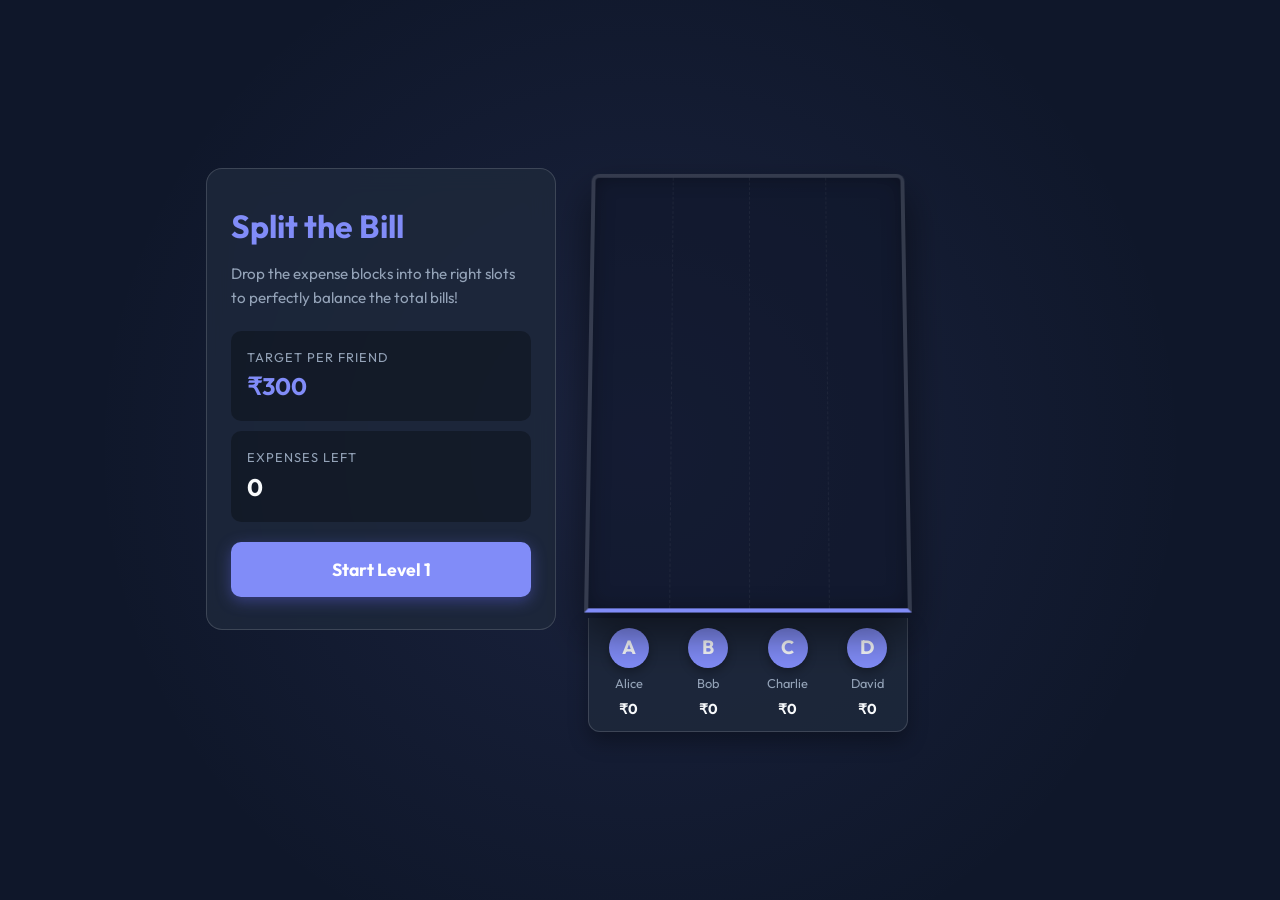
<file: Astitva/Splitzo/game.html>
<!DOCTYPE html>
<html lang="en">

<head>
  <meta charset="UTF-8">
  <title>Split the Bill - Puzzle Game</title>
  <meta name="viewport" content="width=device-width, initial-scale=1.0, maximum-scale=1.0, user-scalable=no">
  <link rel="stylesheet" href="style.css">
  <link rel="stylesheet" href="game.css">
</head>

<body>

  <div class="app-layout">

    <!-- LEFT SIDE: Dashboard -->
    <div class="dashboard">
      <div class="dashboard-card shadow">
        <h1>Split the Bill</h1>
        <p class="subtitle mt-10">Drop the expense blocks into the right slots to perfectly balance the total bills!</p>

        <div class="stats mt-20">
          <div class="stat-box shadow-sm">
            <span>Target per Friend</span>
            <strong id="target-amount" class="text-accent">₹300</strong>
          </div>
          <div class="stat-box shadow-sm mt-10">
            <span>Expenses Left</span>
            <strong id="blocks-left">0</strong>
          </div>
        </div>

        <button id="btn-start" class="btn btn-primary mt-20">Start Level 1</button>
        <div id="game-message" class="message-card mt-10 shadow-sm" style="display:none;"></div>
      </div>
    </div>

    <!-- CENTER: Game Board -->
    <div class="game-area">
      <div class="isometric-wrapper">
        <div id="game-board" class="board shadow-lg">
          <!-- Column dividers -->
          <div class="board-col" style="left: 0;"></div>
          <div class="board-col" style="left: 25%;"></div>
          <div class="board-col" style="left: 50%;"></div>
          <div class="board-col" style="left: 75%;"></div>

          <!-- Blocks will be injected here via JS -->
          <div id="blocks-container"></div>
        </div>
      </div>

      <!-- Avatars Line -->
      <div id="avatars-container" class="avatars-container">
        <!-- Rendered by JS -->
      </div>

      <!-- Mobile Controls (hidden on large screens if using keyboard) -->
      <div class="mobile-controls mt-20">
        <button id="btn-left" class="control-btn shadow">←</button>
        <button id="btn-drop" class="control-btn shadow">⏬ Drop</button>
        <button id="btn-right" class="control-btn shadow">→</button>
      </div>
    </div>

  </div>

  <script src="game.js"></script>
</body>

</html>
</file>
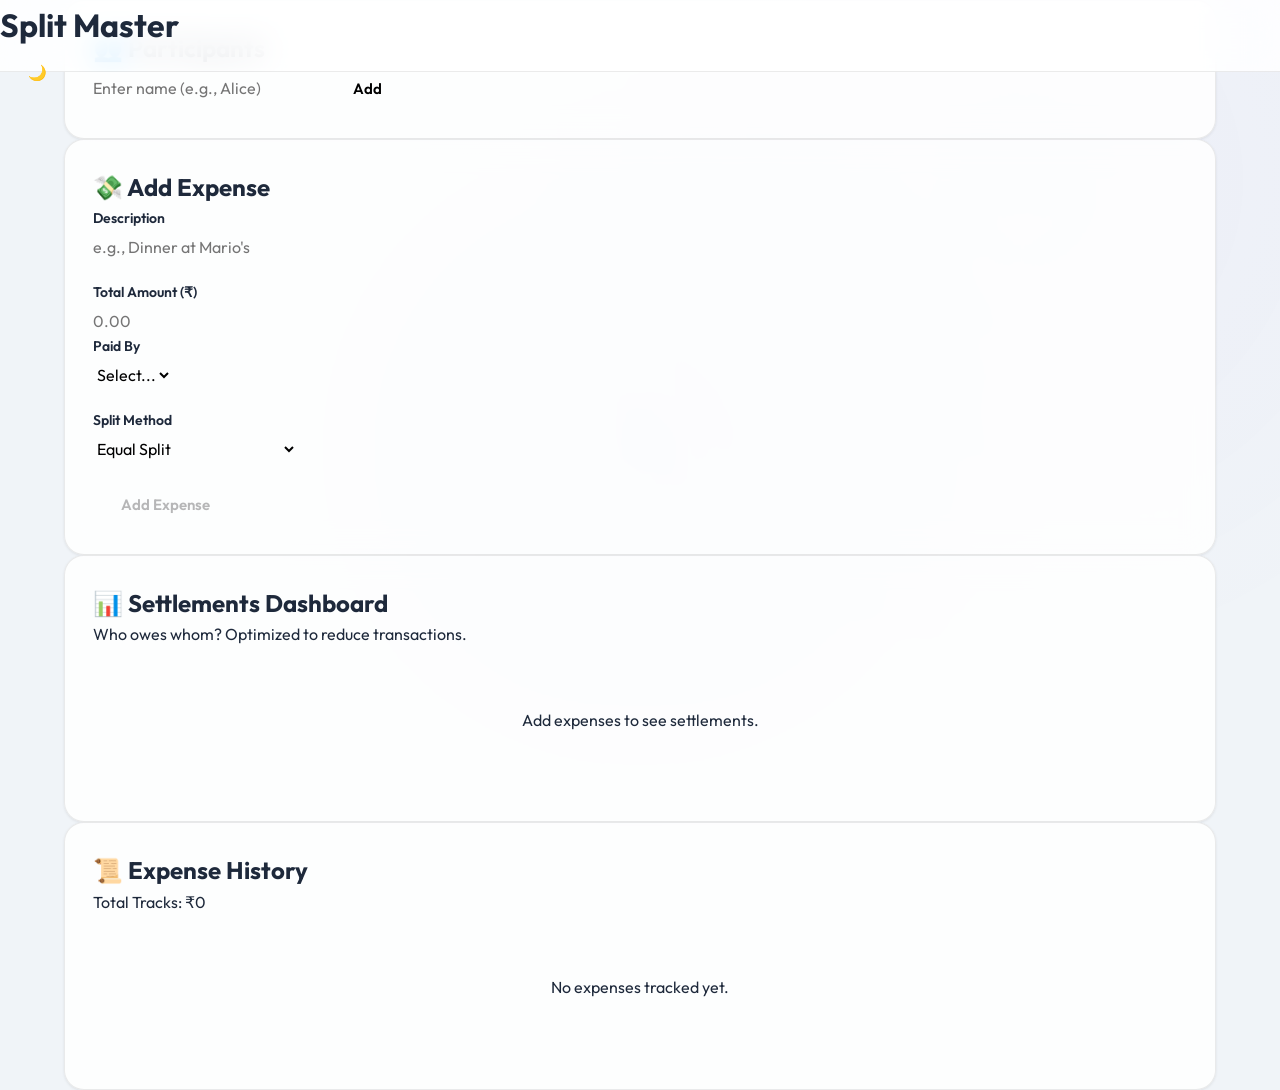
<file: Astitva/Splitzo/module.html>
<!DOCTYPE html>
<html lang="en">
<head>
  <meta charset="UTF-8">
  <title>Expense Split Module</title>
  <meta name="viewport" content="width=device-width, initial-scale=1.0">
  <link rel="stylesheet" href="style.css">
  <link href="https://fonts.googleapis.com/css2?family=Outfit:wght@300;400;600;700&display=swap" rel="stylesheet">
</head>
<body>

  <!-- Background Animated Layer -->
  <div class="bg-animation"></div>

  <div class="container fade-in">
    <header class="header flex-between">
      <h1>Split Master</h1>
      <button id="themeToggle" class="btn icon-btn" title="Toggle Dark/Light Mode">🌙</button>
    </header>

    <div class="grid-main">
      <!-- Left Column: Inputs -->
      <div class="left-col">
        
        <!-- Add Participant Section -->
        <section class="card fade-up" style="animation-delay: 0.1s;">
          <h2>👥 Participants</h2>
          <form id="addParticipantForm" class="flex-row">
            <input type="text" id="participantName" placeholder="Enter name (e.g., Alice)" required autocomplete="off">
            <button type="submit" class="btn">Add</button>
          </form>
          <div class="chips-container mt-10" id="participantsList">
            <!-- Participant chips rendered here -->
          </div>
        </section>

        <!-- Add Expense Section -->
        <section class="card fade-up" style="animation-delay: 0.2s;">
          <h2>💸 Add Expense</h2>
          <form id="addExpenseForm" class="flex-col">
            <div class="form-group">
              <label for="expenseDesc">Description</label>
              <input type="text" id="expenseDesc" placeholder="e.g., Dinner at Mario's" required autocomplete="off">
            </div>
            
            <div class="form-group flex-row">
              <div class="flex-grow">
                <label for="expenseAmount">Total Amount (₹)</label>
                <input type="number" id="expenseAmount" placeholder="0.00" min="0" step="0.01" required>
              </div>
              <div class="flex-grow">
                <label for="expensePaidBy">Paid By</label>
                <select id="expensePaidBy" required>
                  <option value="" disabled selected>Select...</option>
                </select>
              </div>
            </div>

            <div class="form-group">
              <label for="expenseSplitMethod">Split Method</label>
              <select id="expenseSplitMethod" required>
                <option value="EQUAL">Equal Split</option>
                <option value="PERCENTAGE">Percentage (%)</option>
                <option value="CUSTOM">Custom Exact Amount</option>
                <option value="SHARED">Shared By Specific People</option>
              </select>
            </div>

            <!-- Dynamic Section for Splits -->
            <div id="dynamicSplitParams" class="dynamic-inputs mt-10">
              <!-- Rendered via JS based on selected Split Method -->
            </div>

            <button type="submit" class="btn mt-10" id="addExpenseBtn" disabled>Add Expense</button>
          </form>
        </section>

      </div>

      <!-- Right Column: Dashboard & Expenses -->
      <div class="right-col">
        
        <!-- Dashboard / Settlement Section -->
        <section class="card alert-card fade-up" style="animation-delay: 0.3s;">
          <h2>📊 Settlements Dashboard</h2>
          <p class="subtitle">Who owes whom? Optimized to reduce transactions.</p>
          <div id="settlementsList" class="mt-10">
            <div class="empty-state">Add expenses to see settlements.</div>
          </div>
        </section>

        <!-- Expense History -->
        <section class="card fade-up mt-20" style="animation-delay: 0.4s;">
          <div class="flex-between">
            <h2>📜 Expense History</h2>
            <div class="total-badge">Total Tracks: ₹<span id="grandTotalLabel" class="animated-number">0</span></div>
          </div>
          <div id="expensesList" class="expenses-container mt-10">
            <div class="empty-state">No expenses tracked yet.</div>
          </div>
        </section>

      </div>
    </div>
  </div>

  <script src="app.js" defer></script>
</body>
</html>
</file>
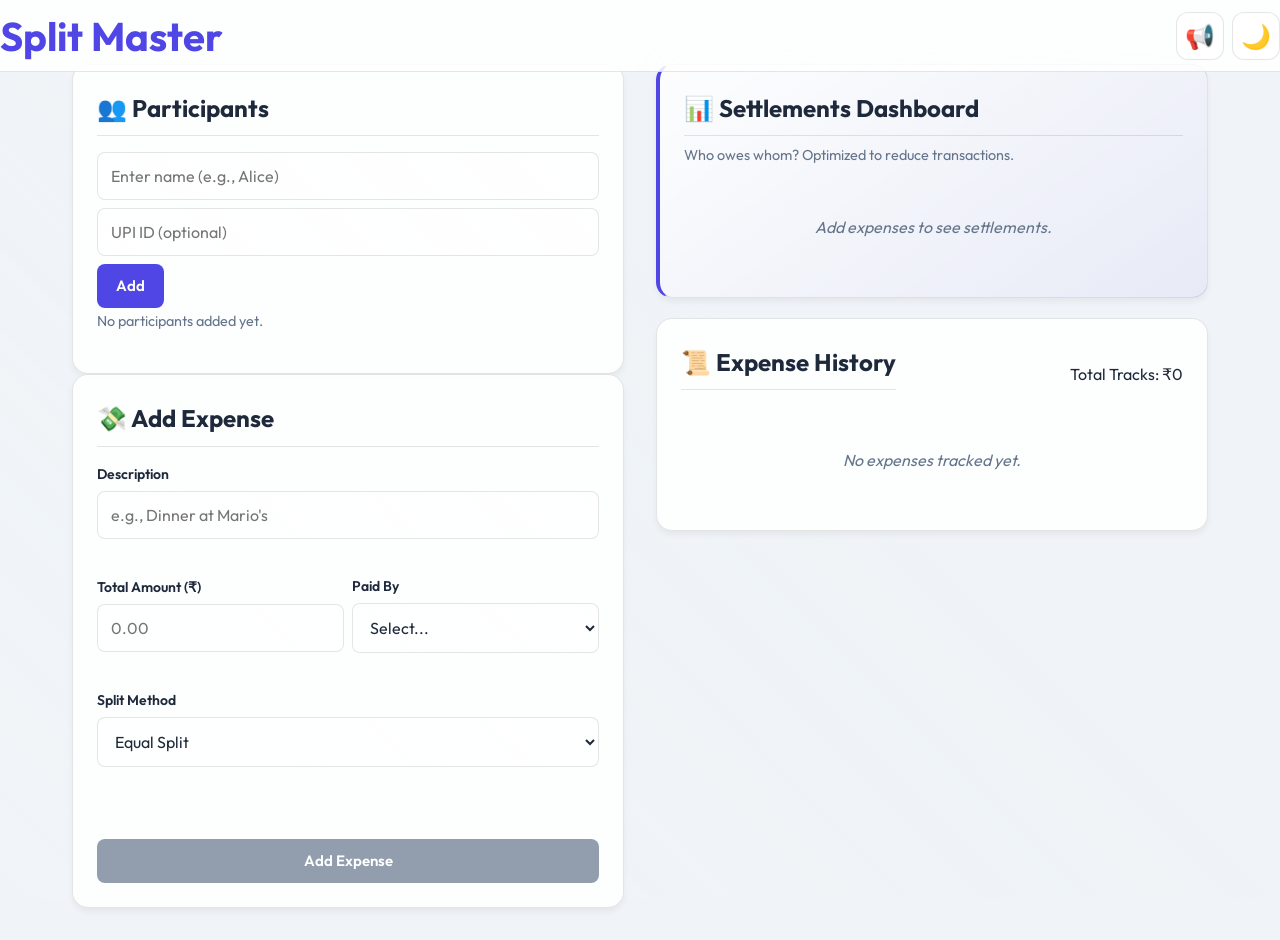
<file: Astitva/Splitzo/split.html>
<!DOCTYPE html>
<html lang="en">
<head>
  <meta charset="UTF-8">
  <title>Expense Split Module</title>
  <meta name="viewport" content="width=device-width, initial-scale=1.0">
  <link rel="stylesheet" href="style.css">
  <link rel="stylesheet" href="split.css">
</head>
<body>

  <!-- Background Animated Layer -->
  <div class="bg-animation"></div>

  <div class="container fade-in">
    <header class="header flex-between">
      <h1>Split Master</h1>
      <div style="display:flex; gap: 8px;">
        <button id="shareModule" class="btn btn-success icon-btn" title="Share with Friends">📢</button>
        <button id="themeToggle" class="btn icon-btn" title="Toggle Dark/Light Mode">🌙</button>
      </div>
    </header>

    <div class="grid-main">
      <!-- Left Column: Inputs -->
      <div class="left-col">
        
        <!-- Add Participant Section -->
        <section class="card fade-up" style="animation-delay: 0.1s;">
          <h2>👥 Participants</h2>
          <form id="addParticipantForm" class="flex-row">
            <input type="text" id="participantName" placeholder="Enter name (e.g., Alice)" required autocomplete="off">
            <input type="text" id="participantUpi" placeholder="UPI ID (optional)" autocomplete="off">
            <button type="submit" class="btn">Add</button>
          </form>
          <div class="chips-container mt-10" id="participantsList">
            <!-- Participant chips rendered here -->
          </div>
        </section>

        <!-- Add Expense Section -->
        <section class="card fade-up" style="animation-delay: 0.2s;">
          <h2>💸 Add Expense</h2>
          <form id="addExpenseForm" class="flex-col">
            <div class="form-group">
              <label for="expenseDesc">Description</label>
              <input type="text" id="expenseDesc" placeholder="e.g., Dinner at Mario's" required autocomplete="off">
            </div>
            
            <div class="form-group flex-row">
              <div class="flex-grow">
                <label for="expenseAmount">Total Amount (₹)</label>
                <input type="number" id="expenseAmount" placeholder="0.00" min="0" step="0.01" required>
              </div>
              <div class="flex-grow">
                <label for="expensePaidBy">Paid By</label>
                <select id="expensePaidBy" required>
                  <option value="" disabled selected>Select...</option>
                </select>
              </div>
            </div>

            <div class="form-group">
              <label for="expenseSplitMethod">Split Method</label>
              <select id="expenseSplitMethod" required>
                <option value="EQUAL">Equal Split</option>
                <option value="PERCENTAGE">Percentage (%)</option>
                <option value="CUSTOM">Custom Exact Amount</option>
                <option value="SHARED">Shared By Specific People</option>
              </select>
            </div>

            <!-- Dynamic Section for Splits -->
            <div id="dynamicSplitParams" class="dynamic-inputs mt-10">
              <!-- Rendered via JS based on selected Split Method -->
            </div>

            <button type="submit" class="btn mt-10" id="addExpenseBtn" disabled>Add Expense</button>
          </form>
        </section>

      </div>

      <!-- Right Column: Dashboard & Expenses -->
      <div class="right-col">
        
        <!-- Dashboard / Settlement Section -->
        <section class="card alert-card fade-up" style="animation-delay: 0.3s;">
          <h2 id="dashboardTitle">📊 Settlements Dashboard</h2>
          <p class="subtitle" id="dashboardSubtitle">Who owes whom? Optimized to reduce transactions.</p>
          <div id="settlementsList" class="mt-10">
            <div class="empty-state">Add expenses to see settlements.</div>
          </div>
        </section>

        <!-- Expense History -->
        <section class="card fade-up mt-20" style="animation-delay: 0.4s;">
          <div class="flex-between">
            <h2>📜 Expense History</h2>
            <div class="total-badge">Total Tracks: ₹<span id="grandTotalLabel" class="animated-number">0</span></div>
          </div>
          <div id="expensesList" class="expenses-container mt-10">
            <div class="empty-state">No expenses tracked yet.</div>
          </div>
        </section>

      </div>
    </div>
  </div>

  <script src="split.js" defer></script>
</body>
</html>
</file>
<file: Astitva/Splitzo/style.css>
/* ============================================
   SPLITZO — Design System & Complete Styles
   ============================================ */
@import url('https://fonts.googleapis.com/css2?family=Outfit:wght@300;400;500;600;700;800;900&display=swap');

/* ── CSS Variables / Design Tokens ─────────── */
:root {
  /* Colors */
  --primary: #2563eb;
  --primary-light: #3b82f6;
  --primary-dark: #1d4ed8;
  --primary-gradient: linear-gradient(135deg, #2563eb 0%, #7c3aed 100%);
  --accent: #7c3aed;
  --accent-light: #a78bfa;

  --success: #10b981;
  --success-light: #d1fae5;
  --danger: #ef4444;
  --danger-light: #fee2e2;
  --warning: #f59e0b;
  --warning-light: #fef3c7;
  --info: #06b6d4;

  /* Neutrals */
  --bg: #f0f4f8;
  --bg-card: rgba(255, 255, 255, 0.85);
  --bg-input: rgba(248, 250, 252, 0.6);
  --text: #1e293b;
  --text-secondary: #64748b;
  --text-muted: #94a3b8;
  --border: rgba(0, 0, 0, 0.08);
  --bg-hover: rgba(248, 250, 252, 0.9);
  --shadow-sm: 0 1px 3px rgba(0, 0, 0, 0.08);
  --shadow-md: 0 4px 12px rgba(0, 0, 0, 0.12);
  --shadow-lg: 0 10px 30px rgba(0, 0, 0, 0.15);
  --shadow-xl: 0 20px 50px rgba(0, 0, 0, 0.18);
  --shadow-primary: 0 10px 28px rgba(37, 99, 235, 0.18);
  --shadow-card-hover: 0 14px 40px rgba(37, 99, 235, 0.15);

  /* Radius */
  --radius-sm: 8px;
  --radius-md: 12px;
  --radius-lg: 16px;
  --radius-xl: 20px;
  --radius-2xl: 24px;
  --radius-full: 9999px;

  /* Typography */
  --font: 'Outfit', sans-serif;

  /* Transitions */
  --ease: cubic-bezier(.4,0,.2,1);
  --transition-fast: 150ms var(--ease);
  --transition-base: 250ms var(--ease);
  --transition-slow: 400ms var(--ease);

  /* Layout */
  --header-height: 72px;
  --container-max: 1200px;
}

/* Floating Backdrop Animation */
.bg-animation {
  position: fixed;
  inset: 0;
  background: radial-gradient(circle at 50% 50%, rgba(37, 99, 235, 0.05) 0%, transparent 50%),
              radial-gradient(circle at 80% 20%, rgba(124, 58, 237, 0.03) 0%, transparent 40%);
  z-index: -1;
  pointer-events: none;
}

.bg-animation-blur {
  position: fixed;
  inset: 0;
  background: linear-gradient(135deg, rgba(37, 99, 235, 0.05), rgba(124, 58, 237, 0.05), rgba(16, 185, 129, 0.05));
  background-size: 400% 400%;
  z-index: -1;
  pointer-events: none;
  animation: bgPan 15s ease infinite alternate;
}
@keyframes bgPan {
  0% { background-position: 0% 0%; }
  50% { background-position: 100% 100%; }
  100% { background-position: 0% 100%; }
}

/* ── Dark Mode ─────────────────────────────── */
[data-theme="dark"] {
  --bg: #0f172a;
  --bg-card: rgba(30, 41, 59, 0.8);
  --bg-input: rgba(51, 65, 85, 0.6);
  --text: #f8fafc;
  --text-secondary: #94a3b8;
  --text-muted: #64748b;
  --border: rgba(255, 255, 255, 0.1);
  --shadow-sm: 0 1px 3px rgba(0,0,0,.3);
  --shadow-md: 0 4px 12px rgba(0,0,0,.4);
  --shadow-lg: 0 10px 30px rgba(0,0,0,.5);
  --shadow-xl: 0 20px 50px rgba(0,0,0,.6);
  --shadow-card-hover: 0 14px 40px rgba(0,0,0,.5);
}

/* ── Reset & Base ──────────────────────────── */
*, *::before, *::after { box-sizing: border-box; margin: 0; padding: 0; }
html { scroll-behavior: smooth; font-size: 16px; }
body {
  font-family: var(--font);
  background: var(--bg);
  color: var(--text);
  line-height: 1.6;
  -webkit-font-smoothing: antialiased;
  -moz-osx-font-smoothing: grayscale;
  overflow-x: hidden;
  transition: background var(--transition-base), color var(--transition-base);
}
a { text-decoration: none; color: inherit; }
ul { list-style: none; }
img { max-width: 100%; display: block; }
button, input, select, textarea {
  font-family: inherit;
  font-size: inherit;
  border: none;
  outline: none;
  background: none;
}
button { cursor: pointer; }

/* ── Utility Classes ───────────────────────── */
.container { width: 100%; max-width: var(--container-max); margin: 0 auto; padding: 0 24px; }
.section { padding: 80px 0; }
.hidden { display: none !important; }
.text-center { text-align: center; }
.text-danger { color: var(--danger); }
.text-success { color: var(--success); }
.text-muted { color: var(--text-muted); }

/* ── Buttons ───────────────────────────────── */
.btn {
  display: inline-flex; align-items: center; justify-content: center; gap: 8px;
  padding: 12px 28px;
  font-weight: 600; font-size: .938rem;
  border-radius: var(--radius-full);
  transition: all var(--transition-base);
  white-space: nowrap;
  position: relative;
  overflow: hidden;
  border: none;
}
.ripple {
  position: absolute;
  border-radius: 50%;
  background: rgba(255, 255, 255, 0.4);
  transform: scale(0);
  animation: ripple-anim 0.6s linear;
  pointer-events: none;
}
@keyframes ripple-anim {
  to { transform: scale(4); opacity: 0; }
}
.btn::after {
  content: '';
  position: absolute; inset: 0;
  background: rgba(255,255,255,.15);
  border-radius: inherit;
  transform: scaleX(0);
  transform-origin: left;
  transition: transform var(--transition-base);
}
.btn:hover::after { transform: scaleX(1); }
.btn:active { transform: scale(.97); }

.btn-primary {
  background: var(--primary-gradient);
  color: #fff;
  box-shadow: var(--shadow-primary);
}
.btn-primary:hover {
  box-shadow: 0 6px 20px rgba(37,99,235,.45);
  transform: translateY(-2px);
}
.btn-primary:active { transform: translateY(0) scale(.97); }

.btn-secondary {
  background: var(--bg-card);
  color: var(--primary);
  border: 2px solid var(--primary);
}
.btn-secondary:hover {
  background: var(--primary);
  color: #fff;
  transform: translateY(-2px);
}

.btn-danger {
  background: var(--danger);
  color: #fff;
}
.btn-danger:hover { background: #dc2626; transform: translateY(-2px); }

.btn-success {
  background: var(--success);
  color: #fff;
}

.btn-ghost {
  color: var(--text-secondary);
  padding: 8px 16px;
}
.btn-ghost:hover { color: var(--primary); background: rgba(37,99,235,.08); }

.btn-sm { padding: 8px 18px; font-size: .813rem; }
.btn-lg { padding: 16px 36px; font-size: 1.063rem; }
.btn-icon {
  width: 42px; height: 42px; padding: 0;
  border-radius: var(--radius-full);
}

/* ── Input Fields ──────────────────────────── */
.form-group { margin-bottom: 20px; }
.form-group label {
  display: block; font-weight: 600; font-size: .875rem;
  margin-bottom: 6px; color: var(--text);
}
.form-control {
  width: 100%;
  padding: 12px 16px;
  background: var(--bg-input);
  border: 2px solid var(--border);
  border-radius: var(--radius-md);
  color: var(--text);
  font-size: .938rem;
  transition: all var(--transition-fast);
}
.form-control:focus {
  border-color: var(--primary);
  box-shadow: 0 0 0 4px rgba(37,99,235,.12);
  background: var(--bg-card);
}
.form-control::placeholder { color: var(--text-muted); }
select.form-control { cursor: pointer; appearance: none;
  background-image: url("data:image/svg+xml,%3Csvg xmlns='http://www.w3.org/2000/svg' width='12' height='12' fill='%2364748b' viewBox='0 0 16 16'%3E%3Cpath d='M8 11.5l-5-5h10l-5 5z'/%3E%3C/svg%3E");
  background-repeat: no-repeat;
  background-position: right 14px center;
  padding-right: 36px;
}

.card {
  background: var(--bg-card);
  backdrop-filter: blur(14px);
  -webkit-backdrop-filter: blur(14px);
  border-radius: var(--radius-xl);
  padding: 28px;
  box-shadow: var(--shadow-sm);
  border: 1px solid var(--border);
  transition: all var(--transition-base);
  animation: fadeUp .6s var(--ease) backwards;
}
.card:hover {
  box-shadow: var(--shadow-card-hover);
  transform: translateY(-6px);
}

@keyframes fadeUp {
  from { opacity: 0; transform: translateY(20px); }
  to { opacity: 1; transform: translateY(0); }
}

/* ── Badge ─────────────────────────────────── */
.badge {
  display: inline-flex; align-items: center; gap: 4px;
  padding: 4px 12px;
  border-radius: var(--radius-full);
  font-size: .75rem; font-weight: 600;
  line-height: 1;
}
.badge-primary { background: rgba(37,99,235,.1); color: var(--primary); }
.badge-success { background: var(--success-light); color: var(--success); }
.badge-danger  { background: var(--danger-light);  color: var(--danger);  }
.badge-warning { background: var(--warning-light); color: var(--warning); }

/* =============================================
   HEADER / NAVBAR
   ============================================= */
.header {
  position: fixed; top: 0; left: 0; right: 0; z-index: 1000;
  height: var(--header-height);
  background: rgba(255,255,255,.85);
  backdrop-filter: blur(16px) saturate(180%);
  -webkit-backdrop-filter: blur(16px) saturate(180%);
  border-bottom: 1px solid var(--border);
  transition: all var(--transition-base);
}
[data-theme="dark"] .header {
  background: rgba(15,23,42,.85);
}
.header.scrolled {
  box-shadow: var(--shadow-md);
}
.header .container {
  display: flex; align-items: center; justify-content: space-between;
  height: 100%;
}
.logo {
  display: flex; align-items: center; gap: 10px;
  font-size: 1.5rem; font-weight: 800;
  color: var(--primary);
  letter-spacing: -.5px;
}
.logo-icon {
  width: 38px; height: 38px;
  background: var(--primary-gradient);
  border-radius: var(--radius-md);
  display: flex; align-items: center; justify-content: center;
  color: #fff; font-weight: 900; font-size: 1.1rem;
}
.nav-links { display: flex; align-items: center; gap: 8px; }
.nav-links a {
  padding: 8px 18px;
  font-weight: 500; font-size: .938rem;
  color: var(--text-secondary);
  border-radius: var(--radius-full);
  transition: all var(--transition-fast);
}
.nav-links a:hover, .nav-links a.active {
  color: var(--primary);
  background: rgba(37,99,235,.08);
}

/* Profile & Dropdown */
.profile-wrapper { position: relative; }
.profile-btn {
  width: 42px; height: 42px;
  border-radius: var(--radius-full);
  background: var(--primary-gradient);
  color: #fff; font-weight: 700; font-size: .938rem;
  display: flex; align-items: center; justify-content: center;
  cursor: pointer;
  transition: all var(--transition-fast);
  border: 3px solid transparent;
}
.profile-btn:hover { border-color: var(--accent-light); transform: scale(1.05); }
.profile-dropdown {
  position: absolute; top: calc(100% + 8px); right: 0;
  width: 220px;
  background: var(--bg-card);
  border-radius: var(--radius-lg);
  box-shadow: var(--shadow-lg);
  border: 1px solid var(--border);
  opacity: 0; visibility: hidden;
  transform: translateY(-10px) scale(.96);
  transition: all var(--transition-base);
  overflow: hidden;
  z-index: 100;
}
.profile-dropdown.open {
  opacity: 1; visibility: visible;
  transform: translateY(0) scale(1);
}
.profile-dropdown a, .profile-dropdown button {
  display: flex; align-items: center; gap: 10px;
  width: 100%; padding: 12px 18px;
  font-size: .875rem; font-weight: 500;
  color: var(--text); text-align: left;
  transition: background var(--transition-fast);
}
.profile-dropdown a:hover, .profile-dropdown button:hover {
  background: rgba(37,99,235,.06);
  color: var(--primary);
}
.profile-dropdown .divider {
  height: 1px; background: var(--border); margin: 4px 0;
}

/* Dark Mode Toggle */
.theme-toggle {
  width: 42px; height: 42px;
  border-radius: var(--radius-full);
  display: flex; align-items: center; justify-content: center;
  font-size: 1.2rem;
  background: var(--bg-input);
  border: 1px solid var(--border);
  transition: all var(--transition-fast);
  cursor: pointer;
  margin-right: 8px;
}
.theme-toggle:hover { background: rgba(37,99,235,.08); color: var(--primary); }

/* Hamburger */
.hamburger {
  display: none;
  flex-direction: column; gap: 5px;
  cursor: pointer; padding: 8px;
  z-index: 1001;
}
.hamburger span {
  display: block; width: 24px; height: 2.5px;
  background: var(--text); border-radius: 2px;
  transition: all var(--transition-base);
}
.hamburger.active span:nth-child(1) { transform: translateY(7.5px) rotate(45deg); }
.hamburger.active span:nth-child(2) { opacity: 0; }
.hamburger.active span:nth-child(3) { transform: translateY(-7.5px) rotate(-45deg); }

/* =============================================
   PAGE WRAPPER
   ============================================= */
.page { display: none; min-height: 100vh; padding-top: var(--header-height); opacity: 0; animation: fadeInPage .4s var(--ease) forwards; }
.page.active { display: block; opacity: 1; }
@keyframes fadeInPage { from { opacity: 0; transform: translateY(12px); } to { opacity: 1; transform: translateY(0); } }

/* =============================================
   HERO SECTION
   ============================================= */
.hero {
  position: relative;
  padding: 80px 0 60px;
  overflow: hidden;
}
.hero::before {
  content: '';
  position: absolute; top: -50%; right: -20%; width: 800px; height: 800px;
  background: radial-gradient(circle, rgba(37,99,235,.08) 0%, transparent 70%);
  border-radius: 50%;
  pointer-events: none;
}
.hero::after {
  content: '';
  position: absolute; bottom: -30%; left: -15%; width: 600px; height: 600px;
  background: radial-gradient(circle, rgba(124,58,237,.06) 0%, transparent 70%);
  border-radius: 50%;
  pointer-events: none;
}
.hero .container {
  display: flex; align-items: center; gap: 60px;
  position: relative; z-index: 1;
}
.hero-content { flex: 1; }
.hero-visual { flex: 1; display: flex; justify-content: center; }
.hero-visual img {
  width: 100%; max-width: 480px;
  border-radius: var(--radius-2xl);
  animation: float 6s ease-in-out infinite;
}
@keyframes float {
  0%, 100% { transform: translateY(0); }
  50% { transform: translateY(-16px); }
}
.hero-badge {
  display: inline-flex; align-items: center; gap: 8px;
  padding: 8px 16px;
  background: rgba(37,99,235,.08);
  border-radius: var(--radius-full);
  font-size: .813rem; font-weight: 600;
  color: var(--primary);
  margin-bottom: 20px;
}
.hero h1 {
  font-size: clamp(2.2rem, 5vw, 3.5rem);
  font-weight: 900;
  line-height: 1.1;
  letter-spacing: -.02em;
  margin-bottom: 18px;
  color: var(--text);
}
.hero h1 .gradient-text {
  background: var(--primary-gradient);
  -webkit-background-clip: text;
  -webkit-text-fill-color: transparent;
  background-clip: text;
}
.hero p {
  font-size: 1.125rem; color: var(--text-secondary);
  max-width: 500px; margin-bottom: 32px; line-height: 1.7;
}
.hero-actions { display: flex; gap: 16px; flex-wrap: wrap; }

/* =============================================
   FEATURES SECTION
   ============================================= */
.features { background: var(--bg); }
.section-header {
  text-align: center; max-width: 600px; margin: 0 auto 50px;
}
.section-header .section-badge {
  display: inline-flex; align-items: center; gap: 6px;
  padding: 6px 14px;
  background: rgba(37,99,235,.08);
  border-radius: var(--radius-full);
  font-size: .75rem; font-weight: 700;
  color: var(--primary);
  text-transform: uppercase;
  letter-spacing: .05em;
  margin-bottom: 14px;
}
.section-header h2 {
  font-size: clamp(1.75rem, 3.5vw, 2.5rem);
  font-weight: 800; margin-bottom: 12px;
  letter-spacing: -.01em;
}
.section-header p { color: var(--text-secondary); font-size: 1.05rem; }

.features-grid {
  display: grid;
  grid-template-columns: repeat(auto-fit, minmax(320px, 1fr));
  gap: 24px;
}
.feature-card {
  background: var(--bg-card);
  border: 1px solid var(--border);
  border-radius: var(--radius-xl);
  padding: 32px;
  transition: all var(--transition-base);
  position: relative;
  overflow: hidden;
}
.feature-card::before {
  content: '';
  position: absolute; top: 0; left: 0; right: 0; height: 3px;
  background: var(--primary-gradient);
  transform: scaleX(0);
  transform-origin: left;
  transition: transform var(--transition-base);
}
.feature-card:hover::before { transform: scaleX(1); }
.feature-card:hover {
  transform: translateY(-8px);
  box-shadow: var(--shadow-lg);
}
.feature-icon {
  width: 56px; height: 56px;
  border-radius: var(--radius-lg);
  display: flex; align-items: center; justify-content: center;
  font-size: 1.5rem;
  margin-bottom: 18px;
  background: rgba(37,99,235,.08);
  color: var(--primary);
}
.feature-card:nth-child(2) .feature-icon { background: rgba(124,58,237,.08); color: var(--accent); }
.feature-card:nth-child(3) .feature-icon { background: rgba(16,185,129,.08); color: var(--success); }
.feature-card:nth-child(4) .feature-icon { background: rgba(245,158,11,.08); color: var(--warning); }
.feature-card:nth-child(5) .feature-icon { background: rgba(239,68,68,.08); color: var(--danger); }
.feature-card:nth-child(6) .feature-icon { background: rgba(6,182,212,.08); color: var(--info); }
.feature-card h3 { font-size: 1.125rem; font-weight: 700; margin-bottom: 8px; }
.feature-card p { color: var(--text-secondary); font-size: .938rem; line-height: 1.6; }

/* =============================================
   CONTACT SECTION
   ============================================= */
.contact-section { background: var(--bg); }
.contact-wrapper {
  max-width: 580px; margin: 0 auto;
  background: var(--bg-card);
  border: 1px solid var(--border);
  border-radius: var(--radius-2xl);
  padding: 40px;
  box-shadow: var(--shadow-md);
}

/* =============================================
   FOOTER
   ============================================= */
.footer {
  background: var(--bg-card);
  border-top: 1px solid var(--border);
  padding: 40px 0;
  text-align: center;
  font-size: .875rem; color: var(--text-muted);
}
.footer .logo { justify-content: center; margin-bottom: 14px; }

/* =============================================
   AUTH MODALS
   ============================================= */
.modal-overlay {
  position: fixed; inset: 0; z-index: 2000;
  background: rgba(15,23,42,.5);
  backdrop-filter: blur(8px);
  display: flex; align-items: center; justify-content: center;
  opacity: 0; visibility: hidden;
  transition: all var(--transition-base);
}
.modal-overlay.open { opacity: 1; visibility: visible; }
.modal {
  width: 100%; max-width: 440px;
  background: var(--bg-card);
  border-radius: var(--radius-2xl);
  padding: 40px;
  box-shadow: var(--shadow-xl);
  transform: translateY(20px) scale(.95);
  transition: all var(--transition-base);
  position: relative;
  max-height: 90vh;
  overflow-y: auto;
  margin: 16px;
}
.modal-overlay.open .modal {
  transform: translateY(0) scale(1);
}
.modal-close {
  position: absolute; top: 16px; right: 16px;
  width: 36px; height: 36px;
  border-radius: var(--radius-full);
  display: flex; align-items: center; justify-content: center;
  font-size: 1.2rem; color: var(--text-muted);
  transition: all var(--transition-fast);
}
.modal-close:hover { background: rgba(239,68,68,.08); color: var(--danger); }
.modal h2 {
  font-size: 1.5rem; font-weight: 800; margin-bottom: 8px;
}
.modal .modal-subtitle {
  color: var(--text-secondary); font-size: .938rem; margin-bottom: 28px;
}
.modal-footer {
  text-align: center; margin-top: 20px;
  font-size: .875rem; color: var(--text-secondary);
}
.modal-footer a {
  color: var(--primary); font-weight: 600;
  cursor: pointer;
}
.modal-footer a:hover { text-decoration: underline; }

/* =============================================
   DASHBOARD — MY GROUPS
   ============================================= */
.dashboard-header {
  display: flex; align-items: center; justify-content: space-between;
  flex-wrap: wrap; gap: 16px;
  padding: 40px 0 30px;
}
.dashboard-header h1 { font-size: 1.75rem; font-weight: 800; }
.dashboard-header h1 span { color: var(--primary); }
.welcome-emoji { font-size: 1.5rem; }

.groups-grid {
  display: grid;
  grid-template-columns: repeat(auto-fill, minmax(300px, 1fr));
  gap: 24px;
  padding-bottom: 60px;
}
.group-card {
  background: var(--bg-card);
  border: 1px solid var(--border);
  border-radius: var(--radius-xl);
  padding: 28px;
  transition: all var(--transition-base);
  cursor: pointer;
}
.group-card:hover {
  transform: translateY(-6px) scale(1.01);
  box-shadow: var(--shadow-lg);
  border-color: var(--primary);
}
.group-card-header {
  display: flex; align-items: center; justify-content: space-between;
  margin-bottom: 16px;
}
.group-card-icon {
  width: 48px; height: 48px;
  border-radius: var(--radius-lg);
  background: var(--primary-gradient);
  display: flex; align-items: center; justify-content: center;
  color: #fff; font-size: 1.25rem;
}
.group-card h3 { font-size: 1.125rem; font-weight: 700; margin-bottom: 4px; }
.group-card .members-count { color: var(--text-secondary); font-size: .813rem; display: flex; align-items: center; gap: 4px; }
.group-card .balance-row {
  display: flex; justify-content: space-between; align-items: center;
  padding: 12px 0;
  border-top: 1px solid var(--border);
  margin-top: 14px;
}
.balance-label { font-size: .813rem; color: var(--text-muted); }
.balance-value { font-size: 1.125rem; font-weight: 700; }
.balance-positive { color: var(--success); }
.balance-negative { color: var(--danger); }
.group-card .btn { width: 100%; margin-top: 14px; }

/* Empty State */
.empty-state {
  text-align: center; padding: 60px 20px;
  grid-column: 1 / -1;
}
.empty-state-icon {
  width: 80px; height: 80px;
  border-radius: var(--radius-full);
  background: rgba(37,99,235,.08);
  display: flex; align-items: center; justify-content: center;
  margin: 0 auto 20px;
  font-size: 2rem; color: var(--primary);
}
.empty-state h3 { font-size: 1.25rem; font-weight: 700; margin-bottom: 8px; }
.empty-state p { color: var(--text-secondary); margin-bottom: 24px; }

/* =============================================
   CREATE GROUP
   ============================================= */
.create-group-page .container { max-width: 640px; }
.page-header {
  display: flex; align-items: center; gap: 16px;
  padding: 30px 0 24px;
}
.page-header h1 { font-size: 1.5rem; font-weight: 800; }
.back-btn {
  width: 40px; height: 40px;
  border-radius: var(--radius-full);
  display: flex; align-items: center; justify-content: center;
  background: var(--bg-input);
  border: 1px solid var(--border);
  transition: all var(--transition-fast);
  color: var(--text);
}
.back-btn:hover { border-color: var(--primary); color: var(--primary); }

.member-list { margin-bottom: 16px; }
.member-item {
  display: flex; align-items: center; gap: 12px;
  padding: 12px 16px;
  background: var(--bg-input);
  border: 1px solid var(--border);
  border-radius: var(--radius-md);
  margin-bottom: 8px;
  animation: slideIn .3s var(--ease);
}
@keyframes slideIn {
  from { opacity: 0; transform: translateX(-10px); }
  to { opacity: 1; transform: translateX(0); }
}
.member-item .member-avatar {
  width: 36px; height: 36px;
  border-radius: var(--radius-full);
  background: var(--primary-gradient);
  display: flex; align-items: center; justify-content: center;
  color: #fff; font-size: .813rem; font-weight: 700;
}
.member-item .member-info { flex: 1; }
.member-item .member-info strong { font-size: .875rem; display: block; }
.member-item .member-info small { color: var(--text-muted); font-size: .75rem; }
.member-item .remove-member {
  color: var(--text-muted); font-size: 1.2rem;
  padding: 4px; transition: color var(--transition-fast);
}
.member-item .remove-member:hover { color: var(--danger); }

.add-member-row {
  display: flex; gap: 10px; margin-bottom: 16px;
}
.add-member-row .form-control { flex: 1; }

/* =============================================
   GROUP DETAIL PAGE (PREMIUM UPGRADE)
   ============================================= */
.container-md { max-width: 1000px; }

.group-detail-header-new {
  display: flex; align-items: center; justify-content: space-between;
  padding: 40px 0 24px; flex-wrap: wrap; gap: 20px;
}
.back-btn-modern {
  width: 48px; height: 48px; border-radius: 12px; background: var(--bg-card);
  border: 1px solid var(--border); font-size: 1.25rem; cursor: pointer;
  transition: all var(--transition-base); display: flex; align-items: center; justify-content: center;
  color: var(--text);
}
.back-btn-modern:hover { border-color: var(--primary); color: var(--primary); transform: translateX(-4px); }

.group-actions-modern { display: flex; gap: 10px; flex-wrap: wrap; }
.group-actions-modern .btn {
  display: flex; align-items: center; gap: 8px; padding: 12px 18px;
  font-weight: 700; border-radius: 12px; font-size: 0.875rem;
}
.btn-whatsapp { background: #25D366 !important; color: #fff !important; box-shadow: 0 4px 14px rgba(37, 211, 102, 0.3); border: none !important; }
.btn-accent { background: var(--accent) !important; color: #fff !important; box-shadow: 0 4px 14px rgba(124, 58, 237, 0.3); border: none !important; }

/* Stats Hero */
.stats-hero {
  display: grid; grid-template-columns: repeat(auto-fit, minmax(240px, 1fr));
  gap: 20px; margin-bottom: 40px;
}
.hero-card {
  padding: 30px; border-radius: 24px; border: 1px solid var(--border);
  background: var(--bg-card); display: flex; flex-direction: column; gap: 8px;
  transition: all var(--transition-slow); position: relative; overflow: hidden;
}
.hero-card::after {
  content: ""; position: absolute; top: -20px; right: -20px; width: 80px; height: 80px;
  border-radius: 50%; opacity: 0.1; background: currentColor;
}
.hero-card .hero-label { font-size: 0.813rem; font-weight: 700; opacity: 0.7; text-transform: uppercase; letter-spacing: 0.5px; }
.hero-card .hero-value { font-size: 2.25rem; font-weight: 900; letter-spacing: -1px; }

.hero-owe { border-left: 6px solid var(--danger); color: var(--danger); }
.hero-receive { border-left: 6px solid var(--success); color: var(--success); }
.hero-total { border-left: 6px solid var(--primary); color: var(--primary); }

.hero-card:hover { transform: translateY(-8px); box-shadow: var(--shadow-xl); }

/* Layout Grid */
.group-grid-layout {
  display: grid; grid-template-columns: 320px 1fr; gap: 30px;
}
@media (max-width: 900px) {
  .group-grid-layout { grid-template-columns: 1fr; }
}

.side-card, .main-card {
  background: var(--bg-card); border: 1px solid var(--border); border-radius: 20px;
  padding: 24px; height: fit-content;
}
.side-card h3, .main-card h3 { font-size: 1.125rem; font-weight: 800; margin-bottom: 20px; }

/* Balances Modern */
.balances-modern-list { display: flex; flex-direction: column; gap: 12px; }
.balance-modern-row {
  display: flex; align-items: center; justify-content: space-between;
  padding: 14px; border-radius: 12px; border: 1px solid var(--border);
  background: var(--bg-input); transition: var(--transition-fast);
}
.balance-modern-row:hover { border-color: var(--primary); background: var(--bg-hover); }

.balance-modern-info { display: flex; align-items: center; gap: 12px; }
.balance-modern-avatar { 
  width: 38px; height: 38px; border-radius: 50%; display: flex; align-items: center; 
  justify-content: center; font-size: 0.813rem; font-weight: 700; color: #fff;
}

/* Expenses History Custom View */
.expenses-modern-container { display: flex; flex-direction: column; gap: 12px; }
.expense-card-modern {
  display: flex; align-items: center; gap: 16px; padding: 16px 20px;
  border-radius: 16px; border: 1px solid var(--border); background: var(--bg-input);
  transition: all var(--transition-base); cursor: pointer;
}
.expense-card-modern:hover { transform: scale(1.02); border-color: var(--primary); box-shadow: var(--shadow-md); background: var(--bg-card); }
.expense-icon-circle {
  width: 44px; height: 44px; border-radius: 12px; background: rgba(37, 99, 235, 0.08);
  display: flex; align-items: center; justify-content: center; font-size: 1.25rem; flex-shrink: 0;
}
.expense-info-main { flex: 1; }
.expense-title-main { font-weight: 700; color: var(--text); display: block; }
.expense-meta-info { font-size: 0.75rem; color: var(--text-muted); }
.expense-amount-side { text-align: right; }
.expense-val-main { font-weight: 800; color: var(--text); font-size: 1.05rem; }
.expense-val-sub { font-size: 0.7rem; color: var(--text-muted); display: block; }

/* Activity Feed Modern */
.activity-modern-feed { display: flex; flex-direction: column; gap: 16px; }
.activity-row-modern { display: flex; gap: 14px; position: relative; }
.activity-row-modern:not(:last-child)::after {
  content: ""; position: absolute; left: 19px; top: 30px; bottom: -10px; width: 2px;
  background: var(--border);
}
.activity-icon-modern {
  width: 40px; height: 40px; border-radius: 50%; background: var(--bg-input);
  display: flex; align-items: center; justify-content: center; font-size: 1rem;
  border: 4px solid var(--bg-card); z-index: 1;
}
.activity-text-modern p { font-size: 0.875rem; margin: 0; line-height: 1.4; color: var(--text-secondary); }
.activity-text-modern small { font-size: 0.75rem; color: var(--text-muted); }

.empty-state-small { text-align: center; padding: 40px 0; color: var(--text-muted); }
.empty-state-small .icon { font-size: 2rem; margin-bottom: 8px; opacity: 0.5; }
/* ── Items & Lists ───────────────────────── */
.premium-item {
  display: flex;
  align-items: center;
  justify-content: space-between;
  padding: 18px 24px;
  margin-bottom: 24px;
  transition: all var(--transition-base);
}
.premium-item:hover {
  border-color: var(--primary);
  background: rgba(37, 99, 235, 0.02);
}

.item-visual {
  width: 48px;
  height: 48px;
  border-radius: 12px;
  background: rgba(37, 99, 235, 0.08);
  display: flex;
  align-items: center;
  justify-content: center;
  font-size: 1.4rem;
}

.item-content {
  flex: 1;
  margin-left: 16px;
}

.item-title {
  font-weight: 700;
  font-size: 1rem;
  color: var(--text);
}

.item-meta {
  font-size: 0.813rem;
  color: var(--text-secondary);
}

.item-value {
  text-align: right;
}

.item-amount {
  font-weight: 800;
  font-size: 1.125rem;
  color: var(--text);
}

.item-sub {
  font-size: 0.75rem;
  color: var(--text-muted);
}
.expense-item .expense-title { font-weight: 600; margin-bottom: 2px; }
.expense-item .expense-meta { font-size: .75rem; color: var(--text-muted); }
.expense-item .expense-amount { text-align: right; }
.expense-item .expense-amount .amount { font-size: 1.125rem; font-weight: 700; }
.expense-item .expense-amount .paid-by { font-size: .75rem; color: var(--text-muted); }

/* =============================================
   ADD EXPENSE
   ============================================= */
.add-expense-page .container { max-width: 640px; }
.split-type-selector {
  display: flex; gap: 8px; flex-wrap: wrap; margin-bottom: 20px;
}
.split-type-btn {
  flex: 1; min-width: 100px;
  padding: 12px 16px;
  background: var(--bg-input);
  border: 2px solid var(--border);
  border-radius: var(--radius-md);
  font-weight: 600; font-size: .813rem;
  text-align: center;
  transition: all var(--transition-fast);
}
.split-type-btn.active, .split-type-btn:hover {
  border-color: var(--primary);
  background: rgba(37,99,235,.06);
  color: var(--primary);
}
.split-detail { margin-bottom: 20px; }
.split-member-row {
  display: flex; align-items: center; gap: 12px;
  padding: 10px 0;
  border-bottom: 1px solid var(--border);
}
.split-member-row:last-child { border-bottom: none; }
.split-member-row .member-name { flex: 1; font-weight: 500; }
.split-member-row .form-control { width: 120px; }

.recurring-option {
  display: flex; align-items: center; gap: 10px;
  padding: 14px 18px;
  background: var(--bg-input);
  border: 1px solid var(--border);
  border-radius: var(--radius-md);
  margin-bottom: 20px;
  cursor: pointer;
}
.recurring-option input[type="checkbox"] {
  width: 20px; height: 20px;
  accent-color: var(--primary);
}

/* =============================================
   SPLIT & PAY MODAL
   ============================================= */
.split-pay-results { padding: 10px 0; }
.transaction-card {
  display: flex; align-items: center;  gap: 14px;
  padding: 16px 18px;
  background: var(--bg-input);
  border: 1px solid var(--border);
  border-radius: var(--radius-lg);
  margin-bottom: 10px;
  transition: all var(--transition-base);
}
.transaction-card:hover { box-shadow: var(--shadow-sm); }
.transaction-arrow {
  font-size: 1.3rem; color: var(--primary);
}
.transaction-from, .transaction-to {
  display: flex; align-items: center; gap: 8px;
}
.transaction-from .avatar, .transaction-to .avatar {
  width: 34px; height: 34px;
  border-radius: var(--radius-full);
  display: flex; align-items: center; justify-content: center;
  font-size: .75rem; font-weight: 700; color: #fff;
}
.transaction-from .avatar { background: var(--danger); }
.transaction-to .avatar { background: var(--success); }
.transaction-amount {
  margin-left: auto;
  font-weight: 800; font-size: 1.1rem;
  color: var(--primary);
}

/* =============================================
   MEMBER DASHBOARD
   ============================================= */
.member-dashboard .summary-cards {
  display: grid; grid-template-columns: repeat(auto-fit, minmax(200px, 1fr));
  gap: 16px; margin-bottom: 30px;
}
.summary-card {
  background: var(--bg-card);
  border: 1px solid var(--border);
  border-radius: var(--radius-xl);
  padding: 24px;
  text-align: center;
}
.summary-card .icon { font-size: 2rem; margin-bottom: 8px; }
.summary-card .value { font-size: 1.5rem; font-weight: 800; }
.summary-card .label { color: var(--text-secondary); font-size: .875rem; }

/* =============================================
   TOAST NOTIFICATIONS
   ============================================= */
.toast-container {
  position: fixed; top: 90px; right: 24px;
  z-index: 3000;
  display: flex; flex-direction: column; gap: 10px;
}
.toast {
  display: flex; align-items: center; gap: 12px;
  padding: 14px 22px;
  background: var(--bg-card);
  border-radius: var(--radius-lg);
  box-shadow: var(--shadow-lg);
  border-left: 4px solid var(--primary);
  min-width: 300px; max-width: 420px;
  animation: toastIn .4s var(--ease) forwards;
  opacity: 0;
}
.toast.success { border-left-color: var(--success); }
.toast.danger { border-left-color: var(--danger); }
.toast.warning { border-left-color: var(--warning); }
.toast.info { border-left-color: var(--info); }
.toast-icon { font-size: 1.2rem; }
.toast-content { flex: 1; }
.toast-content strong { display: block; font-size: .875rem; }
.toast-content p { font-size: .813rem; color: var(--text-secondary); margin: 0; }
.toast-close { color: var(--text-muted); font-size: 1.1rem; cursor: pointer; padding: 4px; }
.toast-close:hover { color: var(--danger); }

@keyframes toastIn {
  from { opacity: 0; transform: translateX(40px); }
  to { opacity: 1; transform: translateX(0); }
}
@keyframes toastOut {
  from { opacity: 1; transform: translateX(0); }
  to { opacity: 0; transform: translateX(40px); }
}

/* =============================================
   CHART AREA
   ============================================= */
.chart-container {
  background: var(--bg-card);
  border: 1px solid var(--border);
  border-radius: var(--radius-xl);
  padding: 28px;
  margin-bottom: 30px;
}
.chart-container h3 { font-size: 1.125rem; font-weight: 700; margin-bottom: 16px; }
.chart-bar-group { margin-bottom: 14px; }
.chart-bar-label { font-size: .813rem; color: var(--text-secondary); margin-bottom: 4px; }
.chart-bar-track {
  height: 12px;
  background: var(--bg-input);
  border-radius: var(--radius-full);
  overflow: hidden;
}
.chart-bar-fill {
  height: 100%;
  border-radius: var(--radius-full);
  background: var(--primary-gradient);
  transition: width 1s var(--ease);
  width: 0;
}

/* =============================================
   ACTIVITY FEED
   ============================================= */
.activity-feed { margin-bottom: 30px; }
.activity-feed h3 { font-size: 1.125rem; font-weight: 700; margin-bottom: 16px; }
.activity-item {
  display: flex; gap: 12px;
  padding: 12px 0;
  border-bottom: 1px solid var(--border);
}
.activity-item:last-child { border-bottom: none; }
.activity-dot {
  width: 10px; height: 10px;
  border-radius: 50%;
  margin-top: 6px;
  flex-shrink: 0;
}
.activity-dot.blue { background: var(--primary); }
.activity-dot.green { background: var(--success); }
.activity-dot.red { background: var(--danger); }
.activity-item p { font-size: .875rem; }
.activity-item .time { font-size: .75rem; color: var(--text-muted); }

/* =============================================
   RESPONSIVE — MOBILE FIRST
   ============================================= */
@media (max-width: 768px) {
  .nav-links {
    position: fixed; top: 0; right: -100%; width: 280px; height: 100vh;
    background: var(--bg-card);
    flex-direction: column;
    padding: 80px 24px 24px;
    gap: 4px;
    box-shadow: var(--shadow-xl);
    transition: right var(--transition-base);
    z-index: 999;
  }
  .nav-links.open { right: 0; }
  .nav-links a { width: 100%; padding: 14px 18px; border-radius: var(--radius-md); }
  .hamburger { display: flex; }

  .hero .container { flex-direction: column; text-align: center; gap: 40px; }
  .hero p { margin-left: auto; margin-right: auto; }
  .hero-actions { justify-content: center; }
  .hero-visual img { max-width: 340px; }

  .features-grid { grid-template-columns: 1fr; }
  .groups-grid { grid-template-columns: 1fr; }
  .balance-cards { grid-template-columns: 1fr; }

  .group-detail-header { flex-direction: column; align-items: flex-start; }
  .group-actions { width: 100%; }
  .group-actions .btn { flex: 1; }

  .dashboard-header { flex-direction: column; align-items: flex-start; }

  .contact-wrapper { padding: 28px 20px; }
  .modal { padding: 28px 20px; }

  .add-member-row { flex-direction: column; }
  .split-type-selector { flex-direction: column; }
  .split-member-row .form-control { width: 90px; }

  .expense-item { flex-direction: column; align-items: flex-start; gap: 10px; }
  .expense-item .expense-amount { text-align: left; }

  .toast { min-width: 260px; max-width: calc(100vw - 48px); }
  .toast-container { right: 12px; left: 12px; }
}

@media (max-width: 480px) {
  .hero h1 { font-size: 1.85rem; }
  .section { padding: 50px 0; }
  .btn { padding: 10px 22px; font-size: .875rem; }
  .btn-lg { padding: 14px 30px; font-size: 1rem; }
}

/* ── Scrollbar ─────────────────────────────── */
::-webkit-scrollbar { width: 8px; }
::-webkit-scrollbar-track { background: var(--bg); }
::-webkit-scrollbar-thumb { background: var(--border); border-radius: 4px; }
::-webkit-scrollbar-thumb:hover { background: var(--text-muted); }

/* ── Selection ─────────────────────────────── */
::selection { background: rgba(37,99,235,.2); color: var(--text); }

/* =============================================
   TRANSACTION CARDS & SETTLEMENTS
   ============================================= */
.transaction-card {
  background: var(--bg-card);
  border: 1px solid var(--border);
  border-radius: var(--radius-xl);
  padding: 20px;
  margin-bottom: 20px;
  display: flex !important;
  align-items: center;
  gap: 16px;
  position: relative;
  transition: all var(--transition-base);
  animation: fadeUp .4s var(--ease) backwards;
  box-shadow: var(--shadow-sm);
}
.transaction-card:hover {
  box-shadow: var(--shadow-md);
  transform: translateY(-4px);
  border-color: var(--primary);
}
.transaction-from, .transaction-to {
  flex: 1;
  display: flex;
  flex-direction: column;
  align-items: center;
  gap: 8px;
  text-align: center;
}
.transaction-from .avatar, .transaction-to .avatar {
  width: 44px;
  height: 44px;
  border-radius: 50%;
  background: var(--primary-gradient);
  color: white;
  display: flex;
  align-items: center;
  justify-content: center;
  font-weight: 800;
  font-size: 1.1rem;
}
.transaction-arrow {
  color: var(--text-muted);
  font-size: 1.5rem;
  font-weight: 900;
  opacity: 0.5;
}
.transaction-actions {
  flex: 1.5;
  display: flex;
  flex-direction: column;
  align-items: flex-end;
  justify-content: center;
}
.transaction-amount {
  font-size: 1.25rem;
  font-weight: 800;
  color: var(--primary);
  margin-bottom: 8px;
}
/* Responsive Settlements */
@media (max-width: 600px) {
  .transaction-card {
    flex-direction: column;
    align-items: stretch;
    text-align: center;
  }
  .transaction-actions {
    align-items: center;
    margin-top: 10px;
    padding-top: 10px;
    border-top: 1px solid var(--border);
  }
}

.welcome-emoji {
  display: inline-block;
  animation: wave 2s infinite;
}
@keyframes wave {
  0%, 100% { transform: rotate(0deg); }
  25% { transform: rotate(-15deg); }
  75% { transform: rotate(15deg); }
}

/* Tooltip (CSS-only) */
[title] { position: relative; }
[title]:hover::after {
  content: attr(title);
  position: absolute;
  bottom: calc(100% + 10px);
  left: 50%;
  transform: translateX(-50%);
  background: rgba(30, 41, 59, 0.95);
  backdrop-filter: blur(4px);
  color: #fff;
  padding: 6px 12px;
  border-radius: 6px;
  font-size: 0.75rem;
  white-space: nowrap;
  opacity: 0;
  animation: tooltipIn .2s forwards;
  z-index: 10000;
  border: 1px solid var(--border);
}
@keyframes tooltipIn { 
  from { opacity: 0; transform: translateX(-50%) translateY(5px); }
  to { opacity: 1; transform: translateX(-50%) translateY(0); }
}

/* ── Interactive Game Modal Styles ─────────── */
#game-modal .game-modal-content {
  max-width: 900px;
  width: 95%;
  background: var(--bg);
  padding: 30px;
  overflow: hidden;
  border-radius: 24px;
}

.game-container-inner {
  display: flex;
  gap: 30px;
  align-items: flex-start;
}

@media (max-width: 768px) {
  .game-container-inner { flex-direction: column; align-items: center; gap: 20px; }
  .game-play-area { width: 100%; display: flex; flex-direction: column; align-items: center; }
  .game-dashboard { width: 100%; }
}

.game-card {
  background: var(--bg-card);
  padding: 24px;
  border-radius: var(--radius-lg);
  border: 1px solid var(--border);
  min-width: 280px;
}

.isometric-perspective {
  perspective: 1000px;
}

.board {
  width: 320px;
  height: 400px;
  background: #1e293b;
  border: 4px solid var(--border);
  border-bottom: 6px solid var(--primary);
  border-radius: 8px;
  position: relative;
  overflow: hidden;
  transform: rotateX(10deg);
}

.game-block {
  width: 80px; 
  height: 40px;
  position: absolute;
  background: var(--primary-gradient);
  border-radius: 6px;
  display: flex;
  justify-content: center;
  align-items: center;
  color: white;
  font-weight: 800;
  box-shadow: 0 4px 0 rgba(0,0,0,0.3), inset 0 2px 0 rgba(255,255,255,0.3);
  z-index: 10;
  font-size: 0.9rem;
}

.avatars-row {
  display: flex;
  width: 320px;
  justify-content: space-between;
  background: var(--bg-card);
  padding: 10px;
  border-radius: var(--radius-md);
  border: 1px solid var(--border);
}

.avatar-slot {
  display: flex;
  flex-direction: column;
  align-items: center;
  gap: 4px;
  width: 25%;
}

.avatar-bubble {
  width: 38px;
  height: 38px;
  background: var(--primary-light);
  border-radius: 50%;
  display: flex;
  justify-content: center;
  align-items: center;
  font-size: 1.25rem;
  box-shadow: var(--shadow-sm);
}

.avatar-total {
  font-size: 0.8rem;
  font-weight: 700;
}

.mobile-game-controls {
  display: none;
  gap: 10px;
  width: 320px;
}

@media (max-width: 768px) {
  .mobile-game-controls { display: flex; }
}

.control-btn {
  flex: 1;
  padding: 14px;
  background: var(--bg-card);
  border: 1px solid var(--border);
  border-radius: var(--radius-md);
  color: var(--text);
  font-weight: 700;
  cursor: pointer;
}

/* ── Footer ─────────── */
.footer {
  background: var(--bg-card);
  border-top: 1px solid var(--border);
  padding: 60px 0 20px;
  margin-top: 80px;
}
.footer-grid {
  display: grid;
  grid-template-columns: 2fr 1fr 1fr 1fr;
  gap: 40px;
}
@media (max-width: 992px) {
  .footer-grid { grid-template-columns: 1fr 1fr; }
}
@media (max-width: 576px) {
  .footer-grid { grid-template-columns: 1fr; }
}
.footer-logo {
  display: flex;
  align-items: center;
  gap: 12px;
  margin-bottom: 16px;
}
.footer-logo img { height: 32px; border-radius: 6px; }
.footer-title { font-weight: 800; font-size: 1.25rem; }
.footer-text { color: var(--text-secondary); font-size: 0.938rem; line-height: 1.6; }
.footer-col h4 { margin-bottom: 24px; font-weight: 700; font-size: 1rem; }
.footer-links { list-style: none; }
.footer-links li { margin-bottom: 12px; }
.footer-links a { color: var(--text-secondary); text-decoration: none; transition: var(--transition-fast); }
.footer-links a:hover { color: var(--primary); }
.footer-bottom {
  text-align: center;
  padding-top: 40px;
  margin-top: 40px;
  border-top: 1px solid var(--border);
  color: var(--text-muted);
  font-size: 0.813rem;
}

/* ── Responsive Logo Scaling ─────────── */
.logo img { transition: var(--transition-base); }
@media (max-width: 768px) {
  .logo img { height: 32px !important; }
  .logo span { font-size: 1.25rem !important; }
}

.message-card.success { background: var(--success-light); color: var(--success); }
.message-card.danger { background: var(--danger-light); color: var(--danger); }
</file>
<file: Astitva/Splitzo/game.css>
:root {
  --bg-primary: #0f172a;
  --bg-card: rgba(30, 41, 59, 0.85);
  --text-primary: #f8fafc;
  --text-secondary: #94a3b8;
  --border: rgba(255, 255, 255, 0.15);
  --accent: #818cf8;
  --accent-hover: #6366f1;
  --danger: #ef4444;
  --success: #10b981;
  --board-width: 320px;
  --board-height: 440px;
  --col-width: 80px;
}

* {
  box-sizing: border-box;
  margin: 0;
  padding: 0;
  font-family: 'Outfit', sans-serif;
}

body {
  background: var(--bg-primary);
  color: var(--text-primary);
  min-height: 100vh;
  display: flex;
  justify-content: center;
  align-items: center;
}

/* Background animation */
body::before {
  content: "";
  position: absolute;
  top: 0; left: 0; right: 0; bottom: 0;
  background: radial-gradient(circle at center, rgba(129, 140, 248, 0.1) 0%, transparent 70%);
  z-index: -1;
}

/* Layout */
.app-layout {
  display: flex;
  flex-direction: row;
  gap: 2rem;
  max-width: 900px;
  width: 100%;
  padding: 1rem;
}

@media (max-width: 768px) {
  .app-layout { flex-direction: column; align-items: center; }
  .dashboard,
  .game-area {
    width: 100%;
    max-width: 100%;
  }
  .board {
    width: min(100%, var(--board-width));
    height: var(--board-height);
  }
  .avatars-container,
  .mobile-controls {
    width: min(100%, var(--board-width));
  }
  .stat-box {
    padding: 0.9rem;
  }
  .control-btn {
    padding: 12px;
    font-size: 1rem;
  }
}

/* Dashboard */
.dashboard {
  flex: 1;
  max-width: 350px;
}

.dashboard-card {
  background: var(--bg-card);
  backdrop-filter: blur(12px);
  -webkit-backdrop-filter: blur(12px);
  border: 1px solid var(--border);
  border-radius: 16px;
  padding: 2rem 1.5rem;
}

h1 { font-size: 2rem; color: var(--accent); }
.subtitle { color: var(--text-secondary); font-size: 0.95rem; }
.mt-10 { margin-top: 10px; }
.mt-20 { margin-top: 20px; }
.text-accent { color: var(--accent); }

.stat-box {
  background: rgba(0,0,0,0.3);
  padding: 1rem;
  border-radius: 10px;
  display: flex;
  flex-direction: column;
}
.stat-box span { font-size: 0.8rem; color: var(--text-secondary); text-transform: uppercase; letter-spacing: 1px;}
.stat-box strong { font-size: 1.5rem; }

.btn {
  width: 100%;
  padding: 1rem;
  font-size: 1.1rem;
  font-weight: 700;
  border-radius: 10px;
  border: none;
  cursor: pointer;
  background: var(--accent);
  color: white;
  transition: transform 0.2s, background 0.2s;
  box-shadow: 0 4px 15px rgba(99, 102, 241, 0.4);
}
.btn:hover { background: var(--accent-hover); transform: translateY(-2px); }

.message-card {
  padding: 1rem;
  border-radius: 8px;
  text-align: center;
  background: rgba(16, 185, 129, 0.2);
  color: var(--success);
  border: 1px solid rgba(16, 185, 129, 0.3);
}

.message-card.error {
  background: rgba(239, 68, 68, 0.2);
  color: var(--danger);
  border-color: rgba(239, 68, 68, 0.3);
}

/* Isometric Game Area */
.game-area {
  display: flex;
  flex-direction: column;
  align-items: center;
}

.isometric-wrapper {
  perspective: 800px;
  margin-bottom: 10px;
}

.board {
  width: var(--board-width);
  height: var(--board-height);
  background: rgba(15, 23, 42, 0.6);
  border: 4px solid var(--border);
  border-radius: 8px 8px 0 0;
  position: relative;
  overflow: hidden;
  box-shadow: 0 20px 40px rgba(0,0,0,0.5), inset 0 0 20px rgba(0,0,0,0.3);
  transform: rotateX(5deg);
  border-bottom: 4px solid var(--accent);
}

/* Grid Lines */
.board-col {
  position: absolute;
  top: 0; bottom: 0;
  width: var(--col-width);
  border-right: 1px dashed rgba(255,255,255,0.05);
  pointer-events: none;
}
.board-col:last-child { border-right: none; }

/* The Game Block */
#blocks-container {
  position: absolute;
  top: 0; left: 0; right: 0; bottom: 0;
}

.expense-block {
  width: var(--col-width); /* 80px */
  position: absolute;
  border-radius: 6px;
  display: flex;
  justify-content: center;
  align-items: center;
  font-weight: 800;
  font-size: 1rem;
  color: #fff;
  text-shadow: 0 1px 2px rgba(0,0,0,0.5);
  border: 2px solid rgba(255,255,255,0.2);
  box-shadow: 0 5px 0 rgba(0,0,0,0.2), inset 0 2px 0 rgba(255,255,255,0.3);
  /* CSS transitions for smoothing visual rendering over JS frames */
  transition: transform 0.05s linear;
}

/* Avatars Row */
.avatars-container {
  display: flex;
  width: var(--board-width);
  justify-content: space-between;
  background: var(--bg-card);
  border: 1px solid var(--border);
  border-top: none;
  border-radius: 0 0 12px 12px;
  padding: 10px 0;
  box-shadow: 0 10px 20px rgba(0,0,0,0.3);
}

.avatar-slot {
  width: var(--col-width);
  display: flex;
  flex-direction: column;
  align-items: center;
  gap: 5px;
}

.avatar-slot .icon {
  width: 40px; height: 40px;
  background: var(--accent);
  border-radius: 50%;
  display: flex; justify-content: center; align-items: center;
  font-weight: bold; font-size: 1.2rem;
  box-shadow: 0 4px 10px rgba(0,0,0,0.3);
}

.avatar-slot .name { font-size: 0.8rem; color: var(--text-secondary); }
.avatar-slot .total { font-size: 0.9rem; font-weight: bold; color: var(--text-primary); }
.avatar-slot .total.success { color: var(--success); }
.avatar-slot .total.danger { color: var(--danger); }

/* Mobile Controls */
.mobile-controls {
  display: flex;
  gap: 10px;
  width: var(--board-width);
  justify-content: center;
}

.control-btn {
  flex: 1;
  background: var(--bg-card);
  color: white;
  border: 1px solid var(--border);
  padding: 15px;
  border-radius: 12px;
  font-size: 1.2rem;
  cursor: pointer;
}

.control-btn:active {
  background: rgba(255,255,255,0.1);
  transform: translateY(2px);
}

@media (min-width: 769px) {
  .mobile-controls { display: none; } /* Hide on desktop */
}

/* Floating animation for won blocks */
@keyframes floatUp {
  0% { transform: translateY(0) scale(1); opacity: 1; }
  100% { transform: translateY(-50px) scale(1.5); opacity: 0; }
}
</file>
<file: Astitva/Splitzo/split.css>
:root {
  --bg-primary: #f0f4f8;
  --bg-card: rgba(255, 255, 255, 0.85);
  --text-primary: #1e293b;
  --text-secondary: #64748b;
  --accent: #4f46e5;
  --accent-hover: #4338ca;
  --danger: #ef4444;
  --success: #10b981;
  --border: rgba(0, 0, 0, 0.1);
}

[data-theme="dark"] {
  --bg-primary: #0f172a;
  --bg-card: rgba(30, 41, 59, 0.8);
  --text-primary: #f8fafc;
  --text-secondary: #94a3b8;
  --border: rgba(255, 255, 255, 0.1);
  --accent: #818cf8;
  --accent-hover: #6366f1;
}

* {
  box-sizing: border-box;
  margin: 0;
  padding: 0;
  font-family: 'Outfit', sans-serif;
}

body {
  background: var(--bg-primary);
  color: var(--text-primary);
  transition: background 0.4s ease, color 0.4s ease;
  min-height: 100vh;
  position: relative;
  overflow-x: hidden;
}

/* Floating Backdrop Animation */
.bg-animation {
  position: fixed;
  top: 0; left: 0; right: 0; bottom: 0;
  background: linear-gradient(45deg, var(--bg-primary), transparent 60%);
  z-index: -1;
  pointer-events: none;
  animation: bgPan 20s infinite alternate linear;
}

@keyframes bgPan {
  from { background-position: 0% 50%; opacity: 0.8; }
  to { background-position: 100% 50%; opacity: 0.4; }
}

/* Container & Layout */
.container {
  max-width: 1200px;
  margin: 0 auto;
  padding: 2rem;
}

.grid-main {
  display: grid;
  grid-template-columns: 1fr 1fr;
  gap: 2rem;
  margin-top: 2rem;
}

@media (max-width: 768px) {
  .grid-main {
    grid-template-columns: 1fr;
  }
  .container {
    padding: 1.5rem;
  }
  .card {
    padding: 1.25rem;
  }
  .flex-row, .add-member-row {
    flex-direction: column;
    align-items: stretch;
  }
  .dynamic-row {
    flex-direction: column;
    align-items: stretch;
  }
  .btn {
    width: 100%;
  }
  .item-right {
    text-align: left;
    width: 100%;
  }
}

/* Cards */
.card {
  background: var(--bg-card);
  backdrop-filter: blur(12px);
  -webkit-backdrop-filter: blur(12px);
  border: 1px solid var(--border);
  border-radius: 16px;
  padding: 1.5rem;
  transition: transform 0.3s ease, box-shadow 0.3s ease;
  box-shadow: 0 4px 6px rgba(0,0,0,0.05);
}

.card:hover {
  transform: translateY(-4px);
  box-shadow: 0 10px 15px rgba(0,0,0,0.1);
}

.alert-card {
  background: linear-gradient(145deg, var(--bg-card), rgba(79, 70, 229, 0.05));
  border-left: 4px solid var(--accent);
}

/* Typography */
h1 { font-size: 2.5rem; font-weight: 700; color: var(--accent); }
h2 { font-size: 1.5rem; margin-bottom: 1rem; border-bottom: 1px solid var(--border); padding-bottom: 0.5rem; }
.subtitle { color: var(--text-secondary); font-size: 0.9rem; margin-top: -0.5rem; margin-bottom: 1rem;}

/* Utility Classes */
.flex-between { display: flex; justify-content: space-between; align-items: center; }
.flex-row { display: flex; gap: 0.5rem; align-items: center; flex-wrap: wrap; }
.flex-col { display: flex; flex-direction: column; gap: 1rem; }
.flex-grow { flex: 1; min-width: 140px; }
.mt-10 { margin-top: 10px; }
.mt-20 { margin-top: 20px; }

/* Forms & Inputs */
input, select {
  width: 100%;
  padding: 0.8rem;
  border-radius: 8px;
  border: 1px solid var(--border);
  background: rgba(255, 255, 255, 0.5);
  color: var(--text-primary);
  font-size: 1rem;
  transition: 0.2s;
}

[data-theme="dark"] input, [data-theme="dark"] select {
  background: rgba(15, 23, 42, 0.5);
}

input:focus, select:focus {
  outline: none;
  border-color: var(--accent);
  box-shadow: 0 0 0 3px rgba(79, 70, 229, 0.1);
}

label {
  display: block;
  font-size: 0.9rem;
  font-weight: 600;
  margin-bottom: 0.4rem;
  color: var(--text-secondary);
}

.btn {
  background: var(--accent);
  color: white;
  border: none;
  padding: 0.8rem 1.2rem;
  border-radius: 8px;
  font-weight: 600;
  cursor: pointer;
  position: relative;
  overflow: hidden;
  transition: background 0.2s, transform 0.2s;
  text-decoration: none;
  display: inline-block;
  text-align: center;
}

.btn:disabled {
  background: var(--text-secondary);
  cursor: not-allowed;
  opacity: 0.7;
}

.btn:not(:disabled):hover {
  background: var(--accent-hover);
  transform: scale(1.02);
}

.btn-small { padding: 0.4rem 0.8rem; font-size: 0.85rem; }
.btn-danger { background: var(--danger); }
.btn-success { background: var(--success); }

.icon-btn {
  background: var(--bg-card);
  border: 1px solid var(--border);
  font-size: 1.5rem;
  padding: 0.5rem;
  border-radius: 12px;
}

/* Ripple */
.ripple {
  position: absolute;
  border-radius: 50%;
  background: rgba(255, 255, 255, 0.4);
  transform: scale(0);
  animation: ripple-anim 0.6s linear;
  pointer-events: none;
}

@keyframes ripple-anim {
  to { transform: scale(4); opacity: 0; }
}

/* Chips / Participants */
.chips-container { display: flex; flex-wrap: wrap; gap: 0.5rem; }
.chip {
  background: rgba(79, 70, 229, 0.1);
  color: var(--accent);
  padding: 0.4rem 0.8rem;
  border-radius: 20px;
  font-size: 0.9rem;
  display: inline-flex;
  align-items: center;
  gap: 0.5rem;
  border: 1px solid rgba(79, 70, 229, 0.2);
  animation: fade-in 0.3s ease;
}
.chip button {
  background: transparent;
  border: none;
  color: var(--danger);
  cursor: pointer;
  font-weight: bold;
}

/* Items List */
.list-item {
  background: var(--bg-card);
  border: 1px solid var(--border);
  padding: 1rem;
  border-radius: 8px;
  margin-bottom: 0.8rem;
  display: flex;
  justify-content: space-between;
  align-items: center;
  animation: fade-up 0.4s ease backwards;
}

.item-left { display: flex; flex-direction: column; }
.item-title { font-weight: 600; font-size: 1.1rem; }
.item-sub { color: var(--text-secondary); font-size: 0.85rem; }
.item-right { text-align: right; }
.item-amount { font-weight: 700; color: var(--accent); font-size: 1.2rem; }

/* Empty state */
.empty-state {
  text-align: center;
  padding: 2rem;
  color: var(--text-secondary);
  font-style: italic;
}

/* Dynamic Inputs */
.dynamic-row { display: flex; align-items: center; gap: 1rem; margin-bottom: 0.5rem; }
.dynamic-row label { flex: 1; margin: 0; color: var(--text-primary); }
.dynamic-row input { flex: 2; }
.checkbox-row { display: flex; align-items: center; gap: 0.5rem; }

/* Animations */
.fade-in { animation: fade-in 0.6s ease forwards; }
.fade-up { opacity: 0; transform: translateY(20px); animation: fade-up-anim 0.6s ease forwards; }

@keyframes fade-in {
  from { opacity: 0; }
  to { opacity: 1; }
}

@keyframes fade-up-anim {
  to { opacity: 1; transform: translateY(0); }
}
</file>
